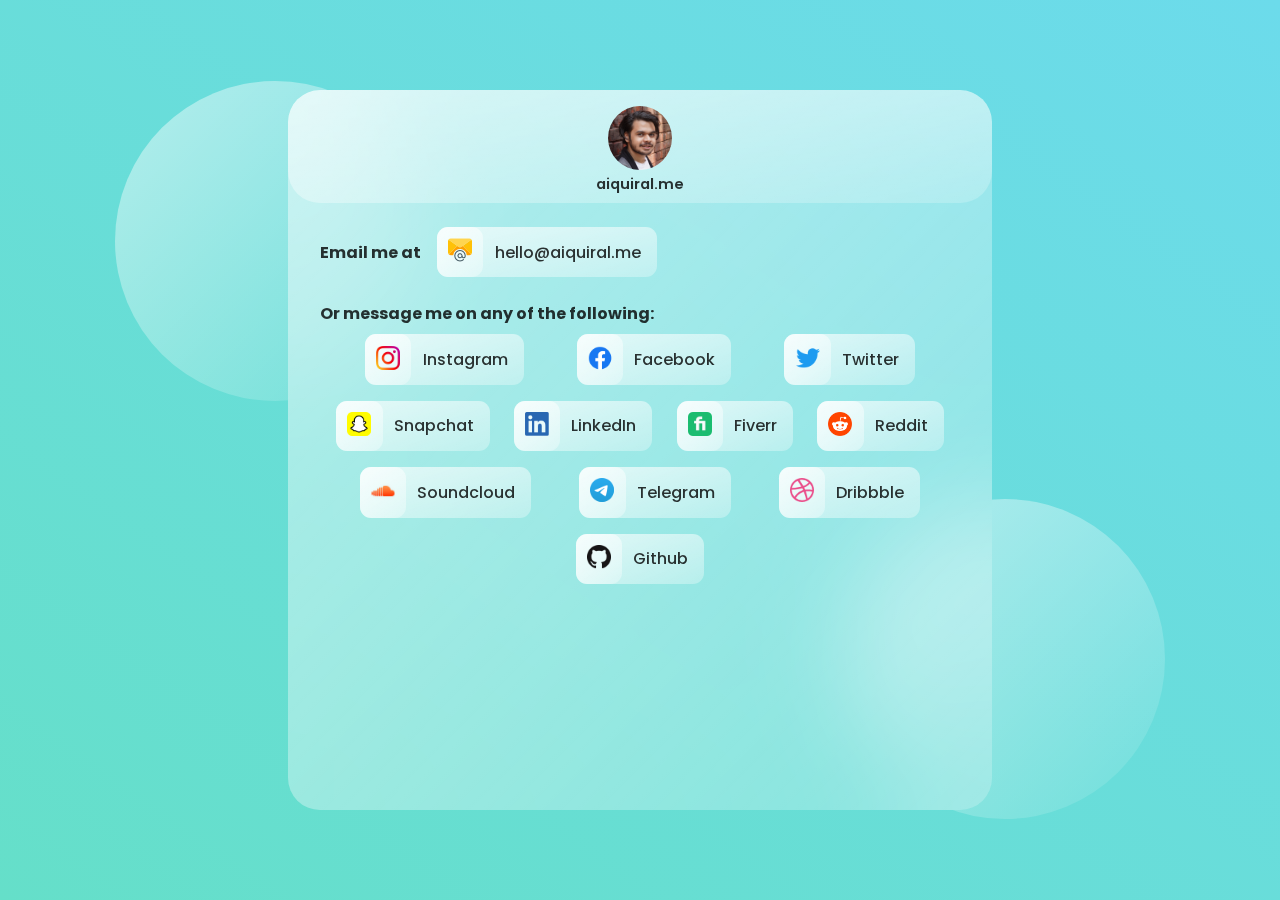
<file: enquiry.html>
<!DOCTYPE html>
<html lang="en">
	<header>
		<title>Aiquiral | Enquiry</title>
		<link rel="shortcut icon" type="image/png" href="img/logo/new/light.png">
		<meta charset="utf-8">
		<meta name="viewport" content="width=device-width, initial-scale=1.0">
		<link rel="stylesheet" type="text/css" href="css/enq.css" />
		<link rel="preconnect" href="https://fonts.googleapis.com"> 
		<link rel="preconnect" href="https://fonts.gstatic.com" crossorigin> 
		<link href="https://fonts.googleapis.com/css2?family=Montserrat:ital,wght@0,100;0,200;0,300;0,400;0,500;0,600;0,700;0,800;0,900;1,100;1,200;1,300;1,400;1,500;1,600;1,700;1,800;1,900&display=swap" rel="stylesheet">
		<link href="https://fonts.googleapis.com/css2?family=Poppins:ital,wght@0,100;0,200;0,300;0,400;0,500;0,600;0,700;0,800;0,900;1,100;1,200;1,300;1,400;1,500;1,600;1,700;1,800;1,900&display=swap" rel="stylesheet">
	</header>
	<body>
		<main>
			<section class="glass">
				<div class="dashboard">
					<div class="user">
						<a href="https://aiquiral.me">
							<img src="img/skill/anuj.png" />
							<h3>aiquiral.me</h3>
						</a>
					</div>
				</div>
				<div class="games">
					<div class="mail">
						<div class="mailat"><h1>Email me at </h1></div>
						<div class="email">
							<div class="img">
								<a href="mailto:hello@aiquiral.me">
									<img src="img/skill/email.png" />
								</a>
							</div>
							<a href="mailto:hello@aiquiral.me">
								<h1>hello@aiquiral.me</h1>
							</a>
						</div>
					</div>
					<div class="mailat">
						<h1>Or message me on any of the following:</h1>
					</div>
					<div class="cards">
						<div class="email">
							<div class="img">
								<a href="https://instagram.com/aiquiral">
									<img src="img/skill/ig.png" />
								</a>
							</div>
							<a href="https://instagram.com/aiquiral">
								<h1>Instagram</h1>
							</a>
						</div>
						<div class="email">
							<div class="img">
								<a href="https://facebook.com/aiquiral">
									<img src="img/skill/fb.png" />
								</a>
							</div>
							<a href="https://facebook.com/aiquiral">
								<h1>Facebook</h1>
							</a>
						</div>
						<div class="email">
							<div class="img">
								<a href="https://twitter.com/aiquiral">
									<img src="img/skill/twitter.png" />
								</a>
							</div>
							<a href="https://twitter.com/aiquiral">
								<h1>Twitter</h1>
							</a>
						</div>
						<div class="email">
							<div class="img">
								<a href="http://snapchat.com/add/aiquiral">
									<img src="img/skill/snap.png" />
								</a>
							</div>
							<a href="http://snapchat.com/add/aiquiral">
								<h1>Snapchat</h1>
							</a>
						</div>
						<div class="email">
							<div class="img">
								<a href="https://linkedin.com/aiquiral">
									<img src="img/skill/linkedin.png" />
								</a>
							</div>
							<a href="https://linkedin.com/aiquiral">
								<h1>LinkedIn</h1>
							</a>
						</div>
						<div class="email">
							<div class="img">
								<a href="https://fiverr.com/aiquiral">
									<img src="img/skill/fiverr.png" />
								</a>
							</div>
							<a href="https://fiverr.com/aiquiral">
								<h1>Fiverr</h1>
							</a>
						</div>
						<div class="email">
							<div class="img">
								<a href="https://reddit.com/u/aiquiral">
									<img src="img/skill/reddit.png" />
								</a>
							</div>
							<a href="https://reddit.com/u/aiquiral">
								<h1>Reddit</h1>
							</a>
						</div>
						<div class="email">
							<div class="img">
								<a href="https://soundcloud.com/aiquiral">
									<img src="img/skill/soundcloud.png" />
								</a>
							</div>
							<a href="https://soundcloud.com/aiquiral">
								<h1>Soundcloud</h1>
							</a>
						</div>
						<div class="email">
							<div class="img">
								<a href="https://t.me/aiquiral">
									<img src="img/skill/telegram.png" />
								</a>
							</div>
							<a href="https://t.me/aiquiral">
								<h1>Telegram</h1>
							</a>
						</div>
						<div class="email">
							<div class="img">
								<a href="http://dribbble.com/aiquiral">
									<img src="img/skill/dribbble.png" />
								</a>
							</div>
							<a href="http://dribbble.com/aiquiral">
								<h1>Dribbble</h1>
							</a>
						</div>
						<div class="email">
							<div class="img">
								<a href="http://github.com/aiquiral">
									<img src="img/skill/git.png" />
								</a>
							</div>
							<a href="http://github.com/aiquiral">
								<h1>Github</h1>
							</a>
						</div>
					</div>
				</div>
			</section>
			<div class="circle1"></div>
    		<div class="circle2"></div>
		</main>
	</body>
</html>
</file>
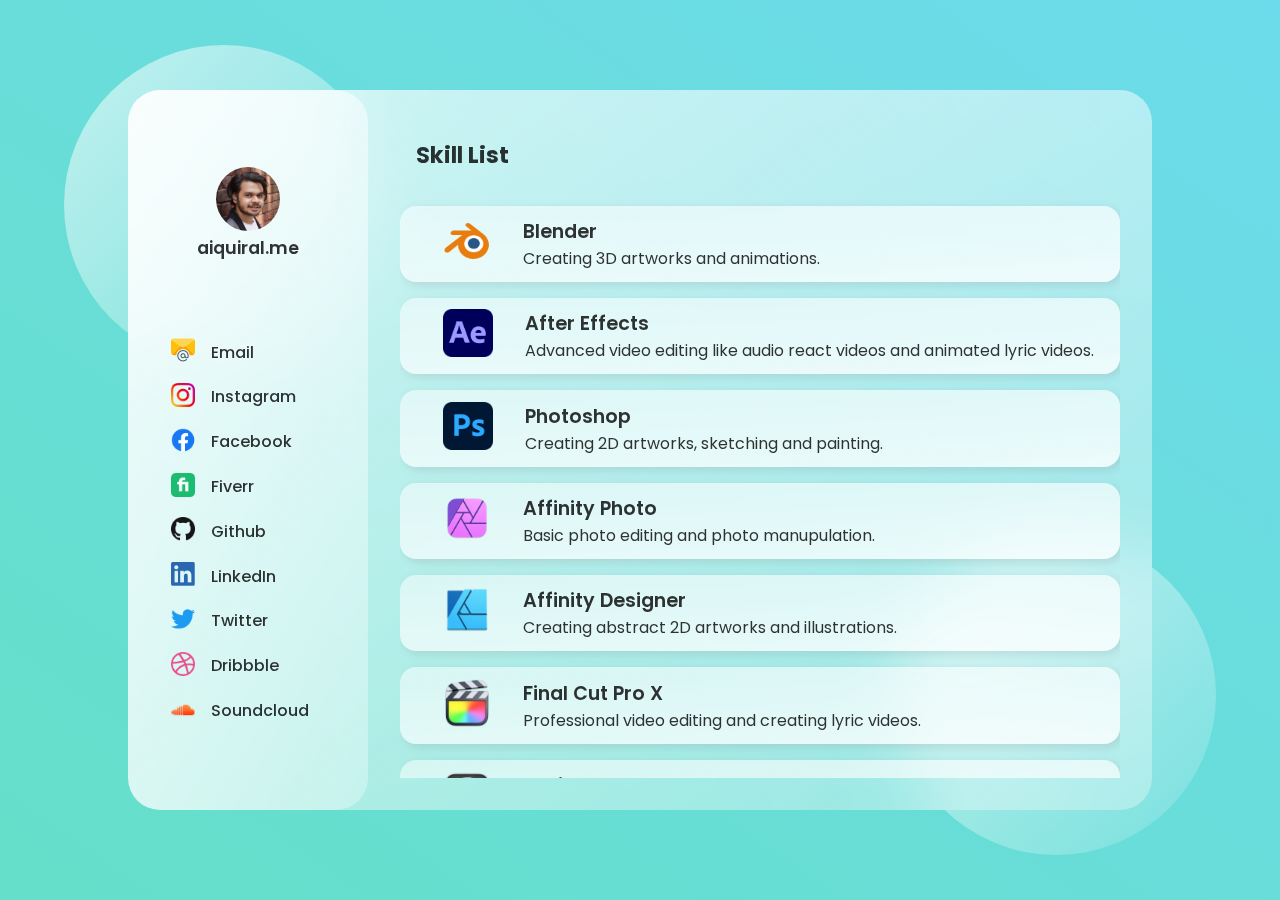
<file: skills.html>
<!DOCTYPE html>
<html lang="en">
	<header>
		<title>Aiquiral | Skill List</title>
		<link rel="shortcut icon" type="image/png" href="img/logo/new/light.png">

		<meta charset="utf-8">
		<meta name="viewport" content="width=device-width, initial-scale=1.0">
		<link rel="stylesheet" type="text/css" href="css/skill.css" />
		<link rel="preconnect" href="https://fonts.googleapis.com"> 
		<link rel="preconnect" href="https://fonts.gstatic.com" crossorigin> 
		<link href="https://fonts.googleapis.com/css2?family=Montserrat:ital,wght@0,100;0,200;0,300;0,400;0,500;0,600;0,700;0,800;0,900;1,100;1,200;1,300;1,400;1,500;1,600;1,700;1,800;1,900&display=swap" rel="stylesheet">
		<link href="https://fonts.googleapis.com/css2?family=Poppins:ital,wght@0,100;0,200;0,300;0,400;0,500;0,600;0,700;0,800;0,900;1,100;1,200;1,300;1,400;1,500;1,600;1,700;1,800;1,900&display=swap" rel="stylesheet">
	</header>
	<body>
		<main>
			<section class="glass">
				<div class="dashboard">
					<div class="user">
						<a href="https://aiquiral.me">
							<img src="img/skill/anuj.png" />
							<h3>aiquiral.me</h3>
						</a>
					</div>
					<div class="links">
						<div class="link">
							<a href="mailto:hello@aiquiral.me">
								<img src="img/skill/email.png" />
							</a>
							<a href="mailto:hello@aiquiral.me">
								<h2>Email</h2>
							</a>
						</div>
						<div class="link">
							<a href="https://instagram.com/aiquiral">
								<img src="img/skill/ig.png" />
							</a>
							<a href="https://instagram.com/aiquiral">
								<h2>Instagram</h2>
							</a>
						</div>
						<div class="link">
							<a href="https://fb.com/aiquiral">
								<img src="img/skill/fb.png" />
							</a>
							<a href="https://fb.com/aiquiral">
								<h2>Facebook</h2>
							</a>
						</div>
						<div class="link">
							<a href="https://fiverr.com/aiquiral">
								<img src="img/skill/fiverr.png" />
							</a>
							<a href="https://fiverr.com/aiquiral">
								<h2>Fiverr</h2>
							</a>
						</div>
						<div class="link">
							<a href="https://github.com/aiquiral">
								<img src="img/skill/git.png" />
							</a>
							<a href="https://github.com/aiquiral">
								<h2>Github</h2>
							</a>
						</div>
						<div class="link">
							<a href="https://linkedin.com/aiquiral">
								<img src="img/skill/linkedin.png" />
							</a>
							<a href="https://linkedin.com/aiquiral">
								<h2>LinkedIn</h2>
							</a>
						</div>
						<div class="link">
							<a href="https://twitter.com/aiquiral">
								<img src="img/skill/twitter.png" />
							</a>
							<a href="https://twitter.com/aiquiral">
								<h2>Twitter</h2>
							</a>
						</div>
						<div class="link">
							<a href="https://dribbble.com/aiquiral">
								<img src="img/skill/dribbble.png" />
							</a>
							<a href="https://dribbble.com/aiquiral">
								<h2>Dribbble</h2>
							</a>
						</div>
						<div class="link">
							<a href="https://soundcloud.com/aiquiral">
								<img src="img/skill/soundcloud.png" />
							</a>
							<a href="https://soundcloud.com/aiquiral">
								<h2>Soundcloud</h2>
							</a>
						</div>
					</div>
				</div>
				<div class="games">
					<div class="status">
						<h1>Skill List</h1>
					</div>
					<div class="cards">
						<div class="card">
							<img class="img" src="img/skill/blender.png" />
								<div class="card-info">
								<h2>Blender</h2>
								<p>Creating 3D artworks and animations.</p>
							</div>
						</div>
						<div class="card">
							<img class="img" src="img/skill/ae.png" />
							<div class="card-info">
								<h2>After Effects</h2>
								<p>Advanced video editing like audio react videos and animated lyric videos.</p>
							</div>
						</div>
						<div class="card">
							<img class="img" src="img/skill/ps.png" />
							<div class="card-info">
								<h2>Photoshop</h2>
								<p>Creating 2D artworks, sketching and painting.</p>
							</div>
						</div>
						<div class="card">
							<img class="img" src="img/skill/af-photo.png" />
							<div class="card-info">
								<h2>Affinity Photo</h2>
								<p>Basic photo editing and photo manupulation.</p>
							</div>
						</div>
						<div class="card">
							<img class="img" src="img/skill/af-designer.png" />
							<div class="card-info">
								<h2>Affinity Designer</h2>
								<p>Creating abstract 2D artworks and illustrations.</p>
							</div>
						</div>
						<div class="card">
							<img class="img" src="img/skill/fcpx.png" />
							<div class="card-info">
								<h2>Final Cut Pro X</h2>
								<p>Professional video editing and creating lyric videos.</p>
							</div>
						</div>
						<div class="card">
							<img class="img" src="img/skill/logic.png" />
							<div class="card-info">
								<h2>Logic Pro X</h2>
								<p>Film scoring and intro music/jingles.</p>
							</div>
						</div>
						<div class="card">
							<img class="img" src="img/skill/fl.png" />
							<div class="card-info">
								<h2>FL Studio</h2>
								<p>Ghost production, mixing and mastering.</p>
							</div>
						</div>
						<div class="card">
							<img class="img" src="img/skill/css.png" />
							<div class="card-info">
								<h2>CSS</h2>
								<p>Creating visually pleasing websites and webpages.</p>
							</div>
						</div>
						<div class="card">
							<img class="img" src="img/skill/js.png" />
							<div class="card-info">
								<h2>Javascript</h2>
								<p>Creating advanced functional websites and webpages.</p>
							</div>
						</div>
						<div class="card">
							<img class="img" src="img/skill/php.png" />
							<div class="card-info">
								<h2>PHP</h2>
								<p>Creating dynamic websites and webpages with advanced funtions.</p>
							</div>
						</div>
						<div class="card">
							<img class="img" src="img/skill/wordpress.png" />
							<div class="card-info">
								<h2>Wordpress</h2>
								<p>Creating beautiful professional and personal websites.</p>
							</div>
						</div>
						<div class="card">
							<img class="img" src="img/skill/docker.png" />
							<div class="card-info">
								<h2>Docker</h2>
								<p>Quickly setting up server functionality.</p>
							</div>
						</div>
						<div class="card">
							<img class="img" src="img/skill/kubernetes.png" />
							<div class="card-info">
								<h2>Kubernetes</h2>
								<p>Building, delivering and scaling containerised apps.</p>
							</div>
						</div>
						<div class="card">
							<img class="img" src="img/skill/ansible.png" />
							<div class="card-info">
								<h2>Ansible</h2>
								<p>Configuring systems, deploying software, and orchestrating advanced IT tasks.</p>
							</div>
						</div>
					</div>
				</div>
			</section>
			<div class="circle1"></div>
    		<div class="circle2"></div>
		</main>
	</body>
</html>
</file>
<file: css/enq.css>
* {
  margin: 0;
  padding: 0;
  box-sizing: border-box;
}

h1, h2, h3, p{
	font-family: 'Poppins', sans-serif;
	opacity: 0.8;
}

h1{
	font-size: 1rem;
}

h2{
	font-size: 0.8rem;
	font-weight: 600;
}

h3{
	font-size: 0.9rem;
	font-weight: 600;
}

a{
	text-decoration: none;
	color: black;
}

main {
  min-height: 100vh;
  max-height: 100vh;
  background: linear-gradient(to right top, #65dfc9, #6cdbeb);
  display: flex;
  align-items: center;
  justify-content: center;
}

.glass {
  min-height: 85vh;
  max-height: 85vh;
  background: white;
  width: 90%;
  background: linear-gradient(to right bottom,rgba(255, 255, 255, 0.5),rgba(255, 255, 255, 0.2));
  border-radius: 2rem;
  z-index: 2;
  backdrop-filter: blur(3rem); 
  overflow: scroll;
}

.dashboard {
  display: flex;
  flex-direction: column;
  align-items: center;
  justify-content: space-evenly;
  text-align: center;
  background: linear-gradient(to right bottom,rgba(255, 255, 255, 0.5),rgba(255, 255, 255, 0.2));
  border-radius: 2rem;
  z-index: 3;
}

.status {
  margin-bottom: 0.1rem;
  padding: 1rem;
}

.user {
	padding-top: 1rem;
	padding-bottom: 0.5rem;
}

.games{
	margin: 1rem 2rem;
  	flex-direction: column;
  	justify-content: space-between;
	overflow: hidden;
}

.cards {
  display: flex;
  flex-wrap: wrap;
  justify-content: space-evenly;
}

.img {
	display: flex;
  align-items: center;
  background: linear-gradient(to right bottom,rgba(255, 255, 255, 0.7),rgba(255, 255, 255, 0.3));
  border-radius: 0.7rem;
  padding: 0.7rem;
  margin-right: 0.7rem;
}

.circle1,
.circle2 {
  background: white;
  background: linear-gradient(
    to right bottom,
    rgba(255, 255, 255, 0.5),
    rgba(255, 255, 255, 0.05)
  );
  height: 20rem;
  width: 20rem;
  position: absolute;
  border-radius: 50%;
}

.circle1 {
  top: 9%;
  left: 9%;
}
.circle2 {
  bottom: 9%;
  right: 9%;
}

.mail{
  display: flex;
  align-items: center;
  border-radius: 1rem;
  padding-bottom: 1rem;
}

.mailat {
  display: flex;
  align-items: center;
  border-radius: 1rem;
  padding-right: 0.5rem;
}

.email {
  display: flex;
  align-items: center;
  background: linear-gradient(to right bottom,rgba(255, 255, 255, 0.7),rgba(255, 255, 255, 0.3));
  border-radius: 0.7rem;
  padding-right: 1rem;
  margin: 0.5rem;
}

.email h1 {
  font-weight: 500;
}

@media only screen and (min-width: 800px) {

.glass {
  min-height: 80vh;
  max-height: 80vh;
  width: 55%;
}



}
</file>
<file: css/skill.css>
* {
  margin: 0;
  padding: 0;
  box-sizing: border-box;
}

h1, h2, h3, p{
	font-family: 'Poppins', sans-serif;
	opacity: 0.8;
}

h1{
	font-size: 1.4rem;
}

h2{
	font-size: 1.2rem;
	font-weight: 600;
}

h3{
	font-size: 1.1rem;
	font-weight: 600;
}

a{
	text-decoration: none;
	color: black;
}

main {
  min-height: 100vh;
  max-height: 100vh;
  background: linear-gradient(to right top, #65dfc9, #6cdbeb);
  display: flex;
  align-items: center;
  justify-content: center;
}

.glass {
  min-height: 80vh;
  max-height: 80vh;
  background: white;
  width: 90%;
  background: linear-gradient(to right bottom,rgba(255, 255, 255, 0.7),rgba(255, 255, 255, 0.3));
  border-radius: 2rem;
  z-index: 2;
  backdrop-filter: blur(2rem); 
  overflow: scroll;
}

.dashboard {
  display: flex;
  flex-direction: column;
  align-items: center;
  justify-content: space-evenly;
  text-align: center;
  background: linear-gradient(to right bottom,rgba(255, 255, 255, 0.7),rgba(255, 255, 255, 0.3));
  border-radius: 2rem;
}

.link {
  display: inline-block;
  vertical-align: middle;
  margin: 0.05rem 0rem;
  padding: 0.5rem 0.5rem;
  align-items: center;
}
.link h2 {
  display: none;
}

.links {
	padding-bottom: 1rem;
}

.status {
  margin-bottom: 0.1rem;
  padding: 1rem;
}

.user {
	padding-top: 1rem;
	padding-bottom: 0.5rem;
}

.games{
	margin: 1rem 2rem;
  	flex-direction: column;
  	justify-content: space-between;
	overflow: hidden;
}

.card {
  display: flex;
  background: linear-gradient(to left top,rgba(255, 255, 255, 0.8),rgba(255, 255, 255, 0.5));
  border-radius: 1rem;
  margin: 1rem 0rem;
  padding: 0.7rem;
  box-shadow: 3px 3px 10px rgba(122, 122, 122, 0.212);
  justify-content: space-between;
}

.card-info {
  flex: 2;
  justify-content: space-between;
  padding-left: 1rem;
}

.img {
	padding-left: 0.2rem;
	max-height: 32px;
}

.circle1,
.circle2 {
  background: white;
  background: linear-gradient(
    to right bottom,
    rgba(255, 255, 255, 0.6),
    rgba(255, 255, 255, 0.1)
  );
  height: 20rem;
  width: 20rem;
  position: absolute;
  border-radius: 50%;
}

.circle1 {
  top: 5%;
  left: 5%;
}
.circle2 {
  bottom: 5%;
  right: 5%;
}


@media only screen and (min-width: 801px) {

.glass {
  display: flex;  
  background: white;
  min-height: 80vh;
  max-height: 80vh;
  width: 80%;
  background: linear-gradient(to right bottom,rgba(255, 255, 255, 0.7),rgba(255, 255, 255, 0.3));
  border-radius: 2rem;
  z-index: 2;
  backdrop-filter: blur(2rem); 
}

.dashboard {
  flex: 1;
  display: flex;
  flex-direction: column;
  align-items: center;
  justify-content: space-evenly;
  text-align: center;
  background: linear-gradient(to right bottom,rgba(255, 255, 255, 0.7),rgba(255, 255, 255, 0.3));
  border-radius: 2rem;
}

.link {
  display: flex;
  margin: 0.05rem 0rem;
  padding: 0.5rem 0.5rem;
  align-items: center;
}
.link h2 {
  display: block;
  padding: 0rem 1rem;
  font-weight: 500;
  font-size: 1rem;
}

.status {
  margin-bottom: 0.1rem;
}

.games{
	flex: 3;
	margin: 2rem 2rem;
  	display: flex;
  	flex-direction: column;
  	justify-content: space-between;
  	overflow-x: visible;
  	overflow-y: scroll;
}

.card {
  display: flex;
  background: linear-gradient(to left top,rgba(255, 255, 255, 0.8),rgba(255, 255, 255, 0.5));
  border-radius: 1rem;
  margin: 1rem 0rem;
  padding: 0.7rem;
  box-shadow: 3px 3px 10px rgba(122, 122, 122, 0.212);
  justify-content: space-between;
}

.card:hover{
	background: linear-gradient(to left top,rgba(255, 255, 255, 1),rgba(255, 255, 255, 0.9));
}

.card-info {
  display: flex;
  flex: 2;
  flex-direction: column;
  justify-content: space-between;
  padding-left: 2rem;
}

.circle1,
.circle2 {
  background: white;
  background: linear-gradient(to right bottom,rgba(255, 255, 255, 0.6),rgba(255, 255, 255, 0.1));
  height: 20rem;
  width: 20rem;
  position: absolute;
  border-radius: 50%;
}

.circle1 {
  top: 5%;
  left: 5%;
}
.circle2 {
  bottom: 5%;
  right: 5%;
}

.img {
	padding-left: 2rem;
	max-height: 48px;
}
</file>
